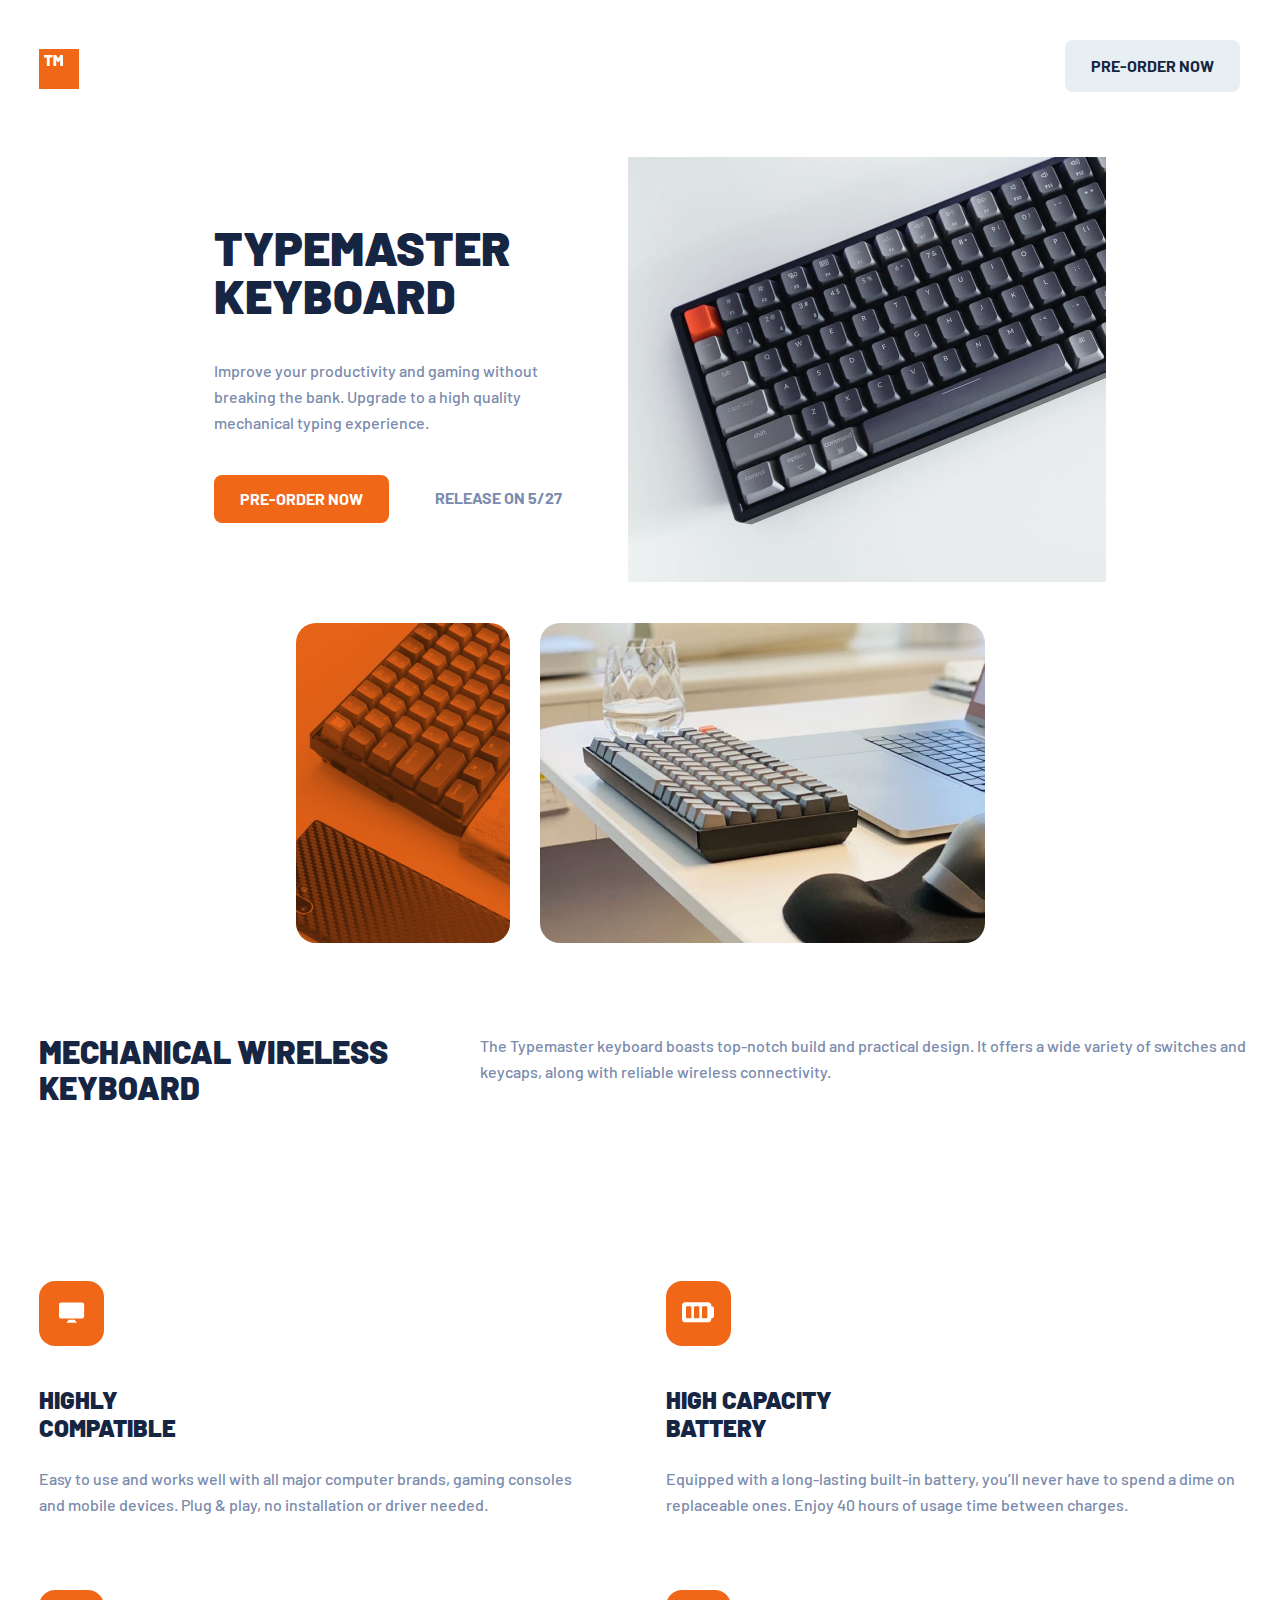
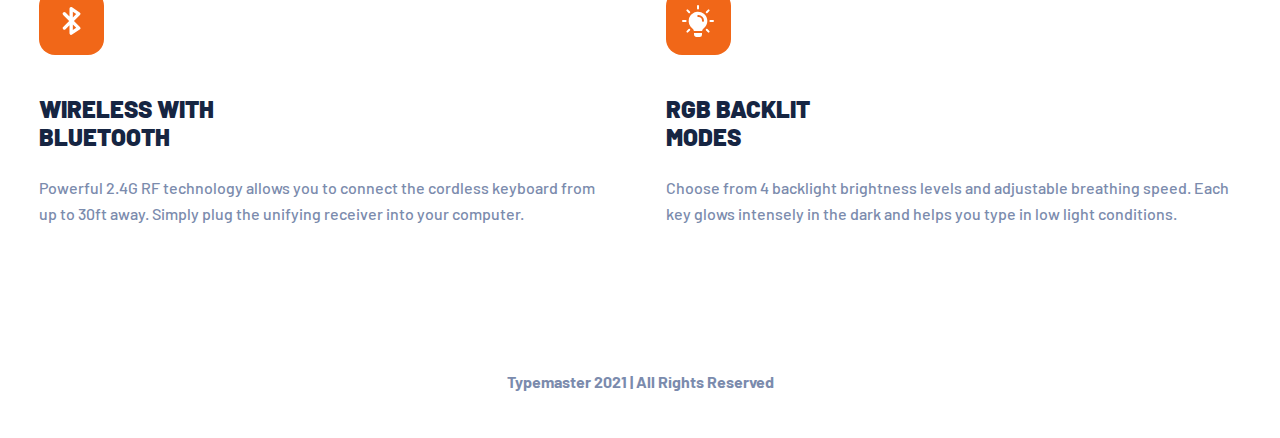
<file: index.html>
<!DOCTYPE html>
<html lang="en">
<head>
  <meta charset="UTF-8">
  <meta http-equiv="X-UA-Compatible" content="IE=edge">
  <meta name="viewport" content="width=device-width, initial-scale=1.0">
  <link rel="stylesheet" href="styles.css">
  <title>Document</title>
</head>
<body>
  <header>
    <a class="header-logo">
      <svg width="40" height="40" xmlns="http://www.w3.org/2000/svg"><g fill="none" fill-rule="evenodd"><path fill="#F16718" d="M0 0h40v40H0z"/><path d="M10.342 17c.182 0 .288-.11.288-.299v-8.03c0-.078.046-.125.122-.125h2.443c.182 0 .288-.11.288-.299V6.3c0-.189-.106-.299-.288-.299H5.288C5.106 6 5 6.11 5 6.299v1.948c0 .189.106.299.288.299h2.368c.076 0 .121.047.121.125v8.03c0 .189.106.299.288.299h2.277zm6.57 0c.183 0 .29-.11.29-.299v-5.547c0-.125.09-.141.151-.047l.94 1.619a.37.37 0 00.35.204h1.062a.37.37 0 00.35-.204l.94-1.619c.06-.094.152-.078.152.047v5.547c0 .189.106.299.288.299h2.277c.182 0 .288-.11.288-.299V6.3C24 6.11 23.894 6 23.712 6H21.45a.37.37 0 00-.349.204L19.265 9.3c-.045.094-.136.094-.182 0l-1.836-3.096a.37.37 0 00-.35-.204h-2.26c-.183 0-.289.11-.289.299V16.7c0 .189.106.299.289.299h2.276z" fill="#FFF" fill-rule="nonzero"/></g></svg>
    </a>
    <button class="header-button" type="button">
      Pre-order now
    </button>
  </header>
  
    
    <div class="introductory-box">
      
      <div class="text-button-box">
        <div class="text-box">
          <h1 class="title-style">Typemaster Keyboard</h1>
          <p class="text-style" >Improve your productivity and gaming without breaking the bank. Upgrade to a high quality mechanical typing experience.</p>
        </div>
        <div class="second-button-position-box">
          <button class="second-button" type="button"><p class="button-style">Pre-order now</p></button>
          <p class="release-time-style">Release on 5/27</p>
        </div>
      </div>

      <div class="first-img-box">
        <img  class="first-img-mobile" src="./assets/mobile/image-keyboard.jpg"/>
        <img class="first-img-tablet" src="./assets/tablet/image-keyboard.jpg"/>
        <img class="first-img-desktop" src="./assets/desktop/image-keyboard.jpg"/>
      </div>
      <div class="white-box"></div>
    </div>

    <div class="middle-part-of-desktop">
      <div class="img-box">
        <div class="white-box-second"></div>
          <div class="phone-img-background">
            <img class="phone-img-phone" src="./assets/mobile/image-phone-and-keyboard.jpg"/>
            <img class="phone-img-tablet" src="./assets/tablet/image-phone-and-keyboard.jpg"/>
            <img class="phone-img-desktop" src="./assets/desktop/image-phone-and-keyboard.jpg"/>
          </div>
          <img class="glass-img-phone" src="./assets/mobile/image-glass-and-keyboard.jpg"/>
          <img class="glass-img-tablet" src="./assets/tablet/image-glass-and-keyboard.jpg"/>
          <img class="glass-img-desktop" src="./assets/desktop/image-glass-and-keyboard.jpg"/>
      </div>
      <div class="mechanical-box">
        <h2 class="second-title-style">mechanical wireless Keyboard</h2>
        <p class="second-text-style">The Typemaster keyboard boasts top-notch build and practical design. It offers a wide variety of switches and keycaps, along with reliable wireless connectivity.</p>
      </div>
    </div>

    <div class="icon-boxes">
      <div class="icon-box-left-side">
        <div class="icon-one-box">
            <div class="icon-background-box"><a><svg width="26" height="21" xmlns="http://www.w3.org/2000/svg"><path d="M15.673 17.755l2.253 2.939H7.51l2.253-2.939h5.91zM23.183.45a1.96 1.96 0 011.96 1.96v12.08a1.96 1.96 0 01-1.96 1.96H1.96A1.96 1.96 0 010 14.489V2.41A1.96 1.96 0 011.96.448z" fill="#FFF" fill-rule="nonzero"/></svg></a></div>
            <h2 class="icon-box-title">HIGHLY <br> COMPATIBLE</h2>
            <p class="icon-box-text">Easy to use and works well with all major computer brands, gaming consoles and mobile devices. Plug & play, no installation or driver needed.</p>
        </div>
      
        <div class="icon-two-box">
            <div class="icon-background-box"><a><svg width="19" height="28" xmlns="http://www.w3.org/2000/svg"><path d="M11.947 13.93l5.974-5.999a1.653 1.653 0 00-.25-2.537L10.076.282a1.663 1.663 0 00-2.592 1.37v7.942L3.533 5.6a1.641 1.641 0 00-2.326-.01 1.652 1.652 0 00-.01 2.336l5.953 6.002-5.953 6.002a1.653 1.653 0 00.01 2.338 1.64 1.64 0 002.326-.01l3.95-3.994v7.941c0 .61.348 1.172.887 1.459a1.659 1.659 0 001.705-.09l7.596-5.11a1.655 1.655 0 00.25-2.538l-5.974-5.996zm-1.111-9.173l3.358 2.26-3.358 3.372V4.757zm0 18.348v-5.632l3.358 3.372-3.358 2.26z" fill="#FFF" fill-rule="nonzero"/></svg></a></div>
            <h2 class="icon-box-title">WIRELESS WITH <br> BLUETOOTH</h2>
            <p class="icon-box-text">Powerful 2.4G RF technology allows you to connect the cordless keyboard from up to 30ft away. Simply plug the unifying receiver into your computer.</p>
        </div>
    </div>

    <div class="icon-box-right-side">
      <div class="icon-two-box">
          <div class="icon-background-box"><a><svg width="32" height="21" xmlns="http://www.w3.org/2000/svg"><path d="M29.655 4.333h-.322V4A3.67 3.67 0 0025.667.333h-22A3.67 3.67 0 000 4v12.667a3.67 3.67 0 003.667 3.666h22a3.67 3.67 0 003.666-3.666v-.334h.322A2.336 2.336 0 0031.988 14V6.667a2.336 2.336 0 00-2.333-2.334zm-20.322 11a1 1 0 01-1 1H5a1 1 0 01-1-1v-10a1 1 0 011-1h3.333a1 1 0 011 1v10zm8 0a1 1 0 01-1 1H13a1 1 0 01-1-1v-10a1 1 0 011-1h3.333a1 1 0 011 1v10zm8 0a1 1 0 01-1 1H21a1 1 0 01-1-1v-10a1 1 0 011-1h3.333a1 1 0 011 1v10z" fill="#FFF" fill-rule="nonzero"/></svg></a></div>
          <h2 class="icon-box-title">HIGH CAPACITY <br> BATTERY</h2>
          <p class="icon-box-text">Equipped with a long-lasting built-in battery, you’ll never have to spend a dime on replaceable ones. Enjoy 40 hours of usage time between charges.</p>
      </div>

      <div class="icon-four-box">
         <div class="icon-background-box"><a><svg width="32" height="32" xmlns="http://www.w3.org/2000/svg"><path d="M20 28v1.667A2.345 2.345 0 0117.667 32h-3.334C13.213 32 12 31.147 12 29.28V28h8zm5.47-3.947l1.845 1.846a1 1 0 11-1.415 1.414l-1.845-1.845a1 1 0 111.414-1.415zm-17.523 0a1 1 0 010 1.415L6.1 27.313a.997.997 0 01-1.414 0 1 1 0 010-1.414l1.845-1.846a1 1 0 011.415 0zM14 6.88c2.813-.6 5.693.093 7.88 1.867A9.297 9.297 0 0125.333 16c0 2.88-1.306 5.547-3.56 7.333-.92.72-1.52 1.654-1.706 2.667v.013C20.04 26 20.027 26 20 26h-8l-.047.002-.046.011V26c-.187-1.053-.734-1.96-1.52-2.547-2.907-2.2-4.267-5.8-3.52-9.426.733-3.534 3.6-6.414 7.133-7.147zM31 15a1 1 0 010 2h-2.61a1 1 0 010-2H31zM3.61 15a1 1 0 010 2H1a1 1 0 010-2h2.61zm12.723-5c-.546 0-1 .453-1 1 0 .547.454 1 1 1A3.665 3.665 0 0120 15.667c0 .546.453 1 1 1 .547 0 1-.454 1-1A5.679 5.679 0 0016.333 10zm10.982-5.315a1 1 0 010 1.415l-1.846 1.845a1.003 1.003 0 01-1.414 0 1 1 0 010-1.414L25.9 4.685a1 1 0 011.415 0zm-21.214 0l1.846 1.846a1 1 0 11-1.415 1.414L4.687 6.1A1 1 0 116.1 4.685zM16 0a1 1 0 011 1v2.61a1 1 0 01-2 0V1a1 1 0 011-1z" fill="#FFF" fill-rule="nonzero"/></svg></a></div>
          <h2 class="icon-box-title">RGB BACKLIT <br> MODES</h2>
          <p class="icon-box-text">Choose from 4 backlight brightness levels and adjustable breathing speed. Each key glows intensely in the dark and helps you type in low light conditions.</p>
        </div>
      </div>
    </div>

    <footer class="footer-style">Typemaster 2021  |  All Rights Reserved</footer>
</body>
</html>
</file>
<file: styles.css>
@import url('https://fonts.googleapis.com/css2?family=Barlow:wght@500;700;900&display=swap');
*{
    padding: 0;
    margin: 0;
    box-sizing: border-box;
    
}
body{
    font-family: 'Barlow', sans-serif;
}
header{
    display: flex;
    justify-content: space-between;
}
.header-logo{
    margin-top: 27px;
    margin-left: 24px;
}
.header-button{
    background-color:  #E8EFF2;
    border-radius: 8px;
    border: none;
    width:150px;
    margin-top: 23px;
    margin-right: 24px; 
    
    font-family: 'Barlow', sans-serif;
    font-size: 16px;
    font-weight: 700;
    line-height: 26px;
    color: rgba(22, 37, 66, 1);
    text-align: center;
    text-transform: uppercase;
}
.header-button:hover{
    background-color: #162542;
    cursor: pointer;
    color:rgba(255, 255, 255, 1);  
    border: none;
}
.title-style{
    font-family: 'Barlow';
    font-size: 48px;
    font-weight: 900;
    line-height: 48px;
    color: rgba(22, 37, 66, 1);
    margin: 64px 24px 32px 24px;
    text-transform: uppercase;
    
}
.text-style{
    font-family: Barlow;
    font-size: 16px;
    font-weight: 500;
    line-height: 26px;
    color: rgba(123, 139, 173, 1);
    margin-left: 24px;
    margin-right: 24px;
    margin-bottom: 43px;
}
.second-button{
    background-color:  #F16718;;
    border-radius: 8px;
    border: none;
    width:150px;  
    height: 48px; 

    font-family: 'Barlow', sans-serif;
    font-size: 16px;
    font-weight: 700;
    line-height: 26px;
    color: rgba(255, 255, 255, 1);
    text-align: center;
    text-transform: uppercase;
}
.release-time-style{
    font-family: Barlow;
    font-size: 16px;
    font-weight: 700;
    line-height: 26px;
    color: rgba(123, 139, 173, 1);
    margin-top: 10px;
    text-transform: uppercase;
}
.second-button-position-box{
    display: flex;
    justify-content: start;
    gap:46px;
    margin-left: 24px;
    margin-right: 24px;
    margin-bottom: 64px;
}
.second-button:hover{
    background: rgba(255, 155, 98, 1);
    cursor: pointer;
    
}
.first-img-box{
    overflow: hidden;
}
.first-img-mobile{
    width: 373px;
    transform: translate(24px,0);
    border-top-left-radius: 20px;
    border-bottom-left-radius:20px ;
    margin-bottom: 17px;
    
}
.first-img-tablet{
    display: none;
}
.first-img-desktop{
    display: none;
}
.img-box{
    display: flex;
    justify-content: start;
}
.phone-img-tablet{
    display: none;
}
.phone-img-desktop{
    display: none;
}
.phone-img-phone{
    width: 129px;
    height: 193px;
    border-top-right-radius: 20px;
    border-bottom-right-radius: 20px;
    background-color: rgba(241, 103, 24, 1);
    opacity: 74.86%;
    mix-blend-mode:multiply;
  
}
.phone-img-background{
    background: rgba(241, 103, 24, 1);
    border-top-right-radius: 20px;
    border-bottom-right-radius: 20px;
    transform: translate(-21px,0);
}

.glass-img-tablet{
    display:none;
}
.glass-img-desktop{
    display: none;
}
.glass-img-phone{
    width: 220px;
    border-radius: 20px;
    margin-right: 24px;
    
}

.second-title-style{
    font-family: Barlow;
    font-size: 32px;
    font-weight: 900;
    line-height: 36px;
    color: rgba(22, 37, 66, 1);
    margin-top:80px;
    margin-left: 60px;
    margin-right: 60px;
    text-transform: uppercase;
    text-align: center;
}
.second-text-style{
    font-family: Barlow;
    font-size: 16px;
    font-weight: 500;
    line-height: 26px;
    color: rgba(123, 139, 173, 1);
    margin-top:24px;
    margin-left: 24px;
    margin-right: 24px;
    text-align:center;
}
.icon-one-box{
    display: flex;
    justify-content: center;
    align-items: center;
    flex-direction: column;
    margin: 111px 24px 64px 24px;
}
.icon-background-box{
    height: 65px;
    width: 65px;
    border-radius: 16px;
    background-color:rgba(241, 103, 24, 1);
    display: flex;
    justify-content: center;
    align-items: center;
}
.icon-box-title{
    font-family: Barlow;
    font-size: 24px;
    font-weight: 900;
    line-height: 28px;
    color: rgba(22, 37, 66, 1);
    text-transform: uppercase;
    margin: 48px 60px 60px 48px;
    text-align: center;
}
.icon-box-text{
    font-family: Barlow;
    font-size: 16px;
    font-weight: 500;
    line-height: 26px;
    color: rgba(123, 139, 173, 1);
    text-align: center;

}
.icon-two-box{
    display: flex;
    justify-content: center;
    align-items: center;
    flex-direction: column;
    margin: 64px 24px 64px 24px;
}
.icon-four-box{
    display: flex;
    justify-content: center;
    align-items: center;
    flex-direction: column;
    margin: 64px 24px 96px 24px;
}
.footer-style{
    color: rgba(123, 139, 173, 1);
    text-align: center;
    font-family: Barlow;
    font-size: 16px;
    font-weight: 500;
    line-height: 26px;
    
    font-family: Barlow;
    font-size: 16px;
    font-weight: 700;
    line-height: 26px;
    margin-bottom: 50px;

}
@media(min-width:768px){

    .introductory-box{
        display: flex;
        justify-content: center;
        flex-direction: row;
        
    }
    .first-img-mobile{
        display: none;
    }
    .first-img-tablet{
        display: block;
        width:478px;
        margin-top: 65px;
        margin-bottom: 30px;
      
    }
    .header-logo{
        margin-top: 49px;
        margin-left: 39px;
    }

    .header-button{
        margin-right: 40px;
        margin-top: 40px;
        width:175px;
    }
    .text-box{
        width:339px;
        margin-left: 39px;
        margin-right: 75px;
    }
    .title-style{
        margin-top: 131px;
        margin-left: 0;
        margin-bottom: 39px;
        margin-right: 0;

    }
    .text-style{
        margin-left: 0;
        margin-bottom: 39px;
        margin-right: 0;
}
    .second-button-position-box{
        margin-bottom: 100px;
        margin-left: 39px;
        margin-right: 30px;
    }
    .second-button{
        width:175px;
    }
    
    .img-box{
        display: flex;
        justify-content: center;
        flex-direction: row;
        margin-right: 39px;
        margin-left: 39px;
    }
    .phone-img-phone{
        display: none;
    }
    .phone-img-tablet{
        display: block;
        width: 214px;
        height: 320px;
        border-radius: 20px;
        background-color: rgba(241, 103, 24, 1);
        opacity: 74.86%;
        mix-blend-mode:multiply;
        
    }
    .phone-img-background{
        background: rgba(241, 103, 24, 1);
        border-radius: 20px;
        transform: translate(0,0);
        margin-right: 30px;
    }
    .glass-img-phone{
        display: none;
    }
    .glass-img-tablet{
        display: block;
        width: 445px;
        height: 320px;
        border-radius: 20px;
        
    }
    .mechanical-box{
        display: flex;
        justify-content: center;
        flex-direction: row;
    }
    .second-title-style{
            margin-top: 90px;
            margin-left: 39px;
            margin-right: px36;
            text-align: start;
    }
    .second-text-style{
        margin-top: 90px;
        margin-right: px39;
        text-align: start;
    }
    .icon-boxes{
        display: flex;
        justify-content: center;
        flex-direction: row;
        margin: 176px 39px 142px 39px;
        gap: 69px;
    }
    
    .icon-box-title{
        text-align: start;
        margin: 40px 0 24px 0;
        margin-right: 20px;
    }
    .icon-box-text{
       text-align: start;
       margin: 0 0 0 0;
    }
    .icon-one-box{
        display: flex;
        align-items: start;
        margin:0 0 72px 0;
    }
    
    .icon-two-box{
        display: flex;
        align-items: start;
        margin: 0 0 0 0;
    }
    .icon-four-box{
        display: flex;
        align-items: start;
        margin: 72px 0 0 0;
    }
    .footer-style{
        margin-bottom: 43px;
    }
}
@media(min-width:1440px){
    .header-logo{
        margin-top: 64px;
        margin-left: 165px;
    }

    .header-button{
        margin-right: 165px;
        margin-top: 55px;
    }
    
    .first-img-tablet{
        display: none;
    }
    .first-img-desktop{
        display: block;
        width:540px;
        margin-top: 78px;
        margin-bottom: 0;
        border-radius: 20px;

    }
    .white-box{
        width: 135px;
        height:240px;
        border-top-left-radius: 20px;
        border-bottom-left-radius: 20px;
        background: rgba(232, 239, 242, 1);
        margin-top: 78px;
        margin-left: 30px;
       
    }


    .text-box{
        width:445px;
        margin-left: 165px;
        margin-right: 125px;
    }
    .title-style{
        margin-top: 152px;
        margin-left: 0;
        margin-bottom: 24px;
        margin-right: 0;

        font-family: Barlow;
        font-size: 56px;
        font-weight: 900;
        line-height: 56px;
    }
    .text-style{
        margin-left: 0;
        margin-bottom: 40px;
        margin-right: 0;

        font-family: Barlow;
        font-size: 18px;
        font-weight: 500;
        line-height: 26px;
    }
    .second-button-position-box{
        margin-bottom: 138px;
        margin-left: 165px;
        margin-right: 40px;
    }
    .second-button{
        width:175px;
    }
    .middle-part-of-desktop{
        display: flex;
        justify-content: center;
        flex-direction: row;
    }
    .white-box-second{
        width: 135px;
        height:240px;
        border-top-right-radius: 20px;
        border-bottom-right-radius: 20px;
        background: rgba(232, 239, 242, 1);
        margin-top: 239px;
        margin-right: 47px;
    }
    .phone-img-tablet{
        display: none;
    }
    .phone-img-desktop{
        display: block;
        width:255px;
        /* height:480px; */
        border-radius: 20px;
        background-color: rgba(241, 103, 24, 1);
        opacity: 74.86%;
        mix-blend-mode:multiply;

    }
    .phone-img-background{
        margin-right: 30px;
    }
    .glass-img-tablet{
        display: none;
    }
    .glass-img-desktop{
        display: block;
        width:445px;
        height:480px;
        border-radius:20px;
    }
    .mechanical-box{
        display: flex;
        justify-content: center;
        flex-direction: column;
        margin-right: 165px;
        margin-left: 105px;
    }
    .second-title-style{
        margin:0 0 0 0;
        width:255px;
    }
    .second-text-style{
        margin: 24px 0 0 0;
        width:255px;
    }
    .icon-boxes{
        margin:168px 165px 128px 165px;
        gap:30px;
    }
    .icon-box-left-side{
        display: flex;
        justify-content: center;
        gap:30px;
    }
    .icon-box-right-side{
        display: flex;
        justify-content: center;
        gap:30px;
    }
    .icon-one-box{
        margin: 0 0 0 0;
    }
    .icon-two-box{
        margin: 0 0 0 0;
    }
    .icon-four-box{
        margin:0 0 0 0;
    }

}
</file>
